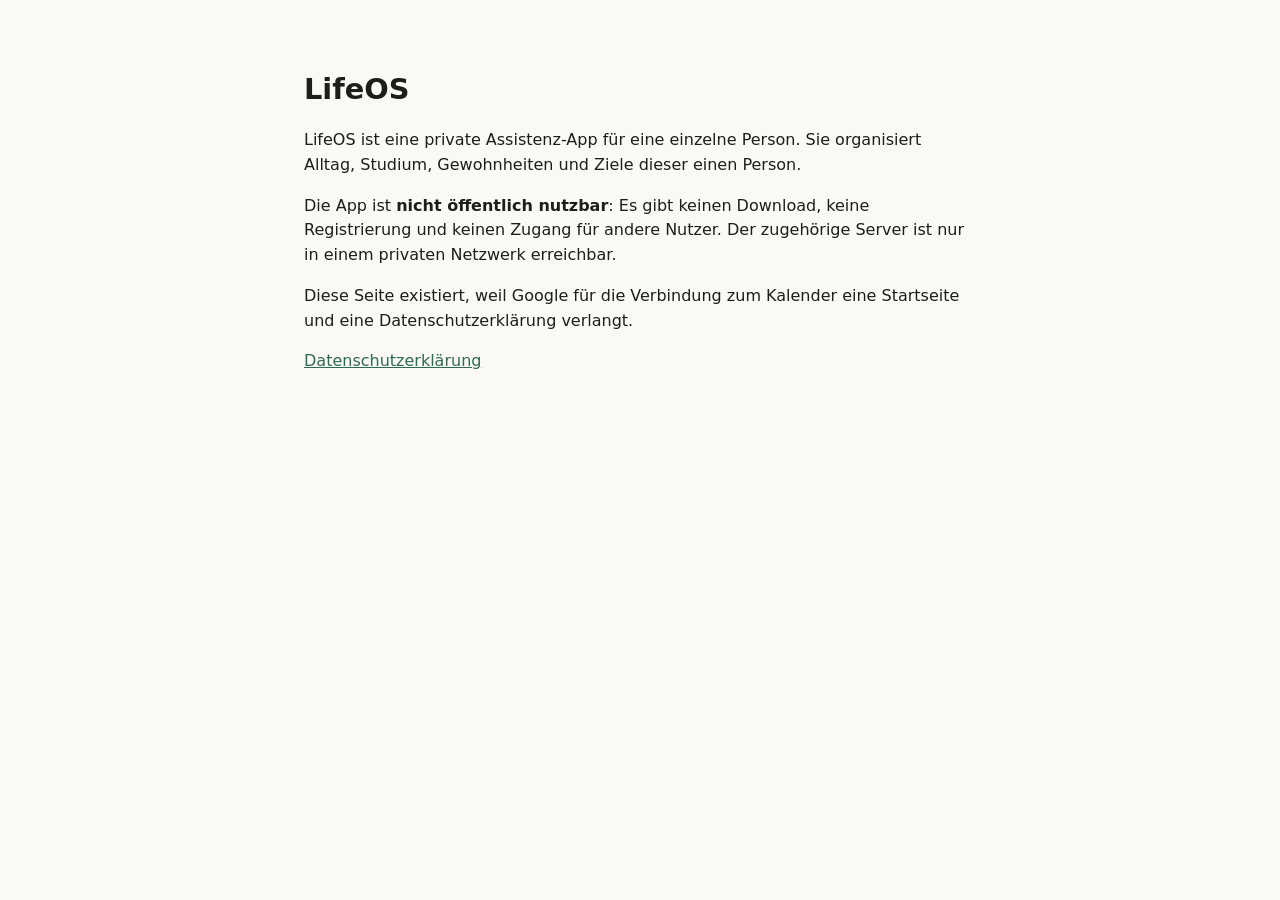
<file: index.html>
<!doctype html>
<html lang="de">
<head>
  <meta charset="utf-8">
  <meta name="viewport" content="width=device-width, initial-scale=1">
  <title>LifeOS</title>
  <link rel="stylesheet" href="stil.css">
</head>
<body>
  <main>
    <h1>LifeOS</h1>
    <p>LifeOS ist eine private Assistenz-App für eine einzelne Person. Sie organisiert Alltag, Studium, Gewohnheiten und Ziele dieser einen Person.</p>
    <p>Die App ist <strong>nicht öffentlich nutzbar</strong>: Es gibt keinen Download, keine Registrierung und keinen Zugang für andere Nutzer. Der zugehörige Server ist nur in einem privaten Netzwerk erreichbar.</p>
    <p>Diese Seite existiert, weil Google für die Verbindung zum Kalender eine Startseite und eine Datenschutzerklärung verlangt.</p>
    <p><a href="datenschutz.html">Datenschutzerklärung</a></p>
  </main>
</body>
</html>
</file>
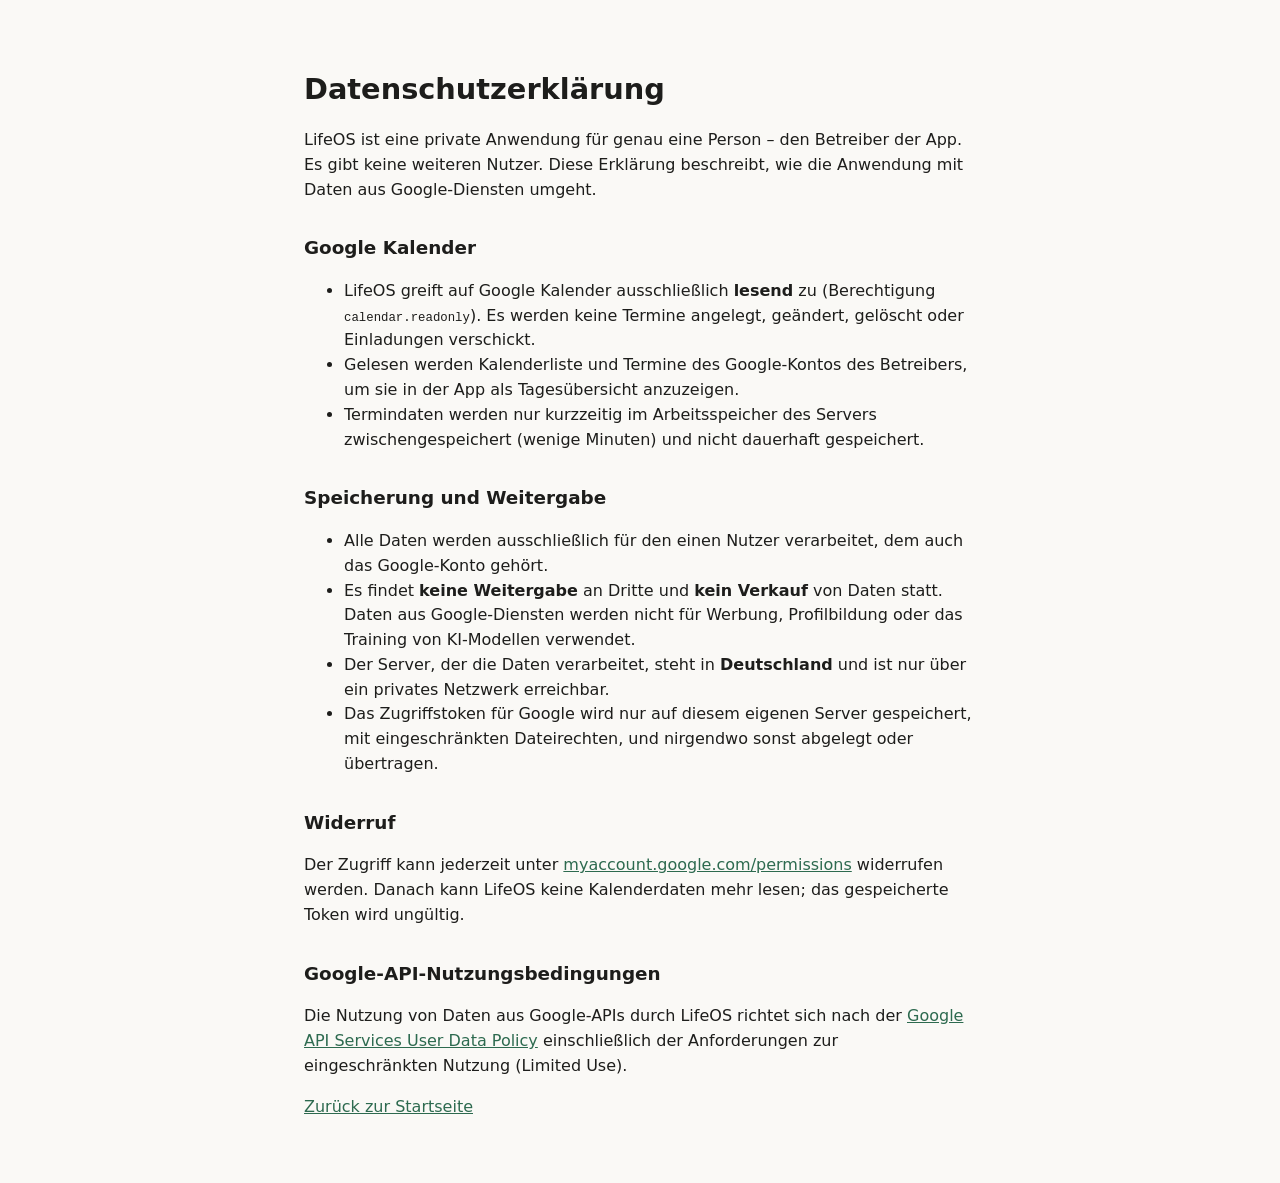
<file: datenschutz.html>
<!doctype html>
<html lang="de">
<head>
  <meta charset="utf-8">
  <meta name="viewport" content="width=device-width, initial-scale=1">
  <title>LifeOS – Datenschutz</title>
  <link rel="stylesheet" href="stil.css">
</head>
<body>
  <main>
    <h1>Datenschutzerklärung</h1>
    <p>LifeOS ist eine private Anwendung für genau eine Person – den Betreiber der App. Es gibt keine weiteren Nutzer. Diese Erklärung beschreibt, wie die Anwendung mit Daten aus Google-Diensten umgeht.</p>

    <h2>Google Kalender</h2>
    <ul>
      <li>LifeOS greift auf Google Kalender ausschließlich <strong>lesend</strong> zu (Berechtigung <code>calendar.readonly</code>). Es werden keine Termine angelegt, geändert, gelöscht oder Einladungen verschickt.</li>
      <li>Gelesen werden Kalenderliste und Termine des Google-Kontos des Betreibers, um sie in der App als Tagesübersicht anzuzeigen.</li>
      <li>Termindaten werden nur kurzzeitig im Arbeitsspeicher des Servers zwischengespeichert (wenige Minuten) und nicht dauerhaft gespeichert.</li>
    </ul>

    <h2>Speicherung und Weitergabe</h2>
    <ul>
      <li>Alle Daten werden ausschließlich für den einen Nutzer verarbeitet, dem auch das Google-Konto gehört.</li>
      <li>Es findet <strong>keine Weitergabe</strong> an Dritte und <strong>kein Verkauf</strong> von Daten statt. Daten aus Google-Diensten werden nicht für Werbung, Profilbildung oder das Training von KI-Modellen verwendet.</li>
      <li>Der Server, der die Daten verarbeitet, steht in <strong>Deutschland</strong> und ist nur über ein privates Netzwerk erreichbar.</li>
      <li>Das Zugriffstoken für Google wird nur auf diesem eigenen Server gespeichert, mit eingeschränkten Dateirechten, und nirgendwo sonst abgelegt oder übertragen.</li>
    </ul>

    <h2>Widerruf</h2>
    <p>Der Zugriff kann jederzeit unter <a href="https://myaccount.google.com/permissions">myaccount.google.com/permissions</a> widerrufen werden. Danach kann LifeOS keine Kalenderdaten mehr lesen; das gespeicherte Token wird ungültig.</p>

    <h2>Google-API-Nutzungsbedingungen</h2>
    <p>Die Nutzung von Daten aus Google-APIs durch LifeOS richtet sich nach der <a href="https://developers.google.com/terms/api-services-user-data-policy">Google API Services User Data Policy</a> einschließlich der Anforderungen zur eingeschränkten Nutzung (Limited Use).</p>

    <p><a href="index.html">Zurück zur Startseite</a></p>
  </main>
</body>
</html>
</file>
<file: stil.css>
:root { color-scheme: light dark; }
body { margin: 0; font-family: -apple-system, system-ui, "Segoe UI", sans-serif; line-height: 1.55; background: #faf9f6; color: #1d1d1b; }
main { max-width: 42rem; margin: 0 auto; padding: 3rem 1.25rem; }
h1 { font-size: 1.8rem; margin-bottom: 1rem; }
h2 { font-size: 1.15rem; margin-top: 2rem; }
a { color: #2d6a4f; }
code { font-size: 0.95em; }
@media (prefers-color-scheme: dark) { body { background: #141413; color: #ececea; } a { color: #8fd3b0; } }
</file>
